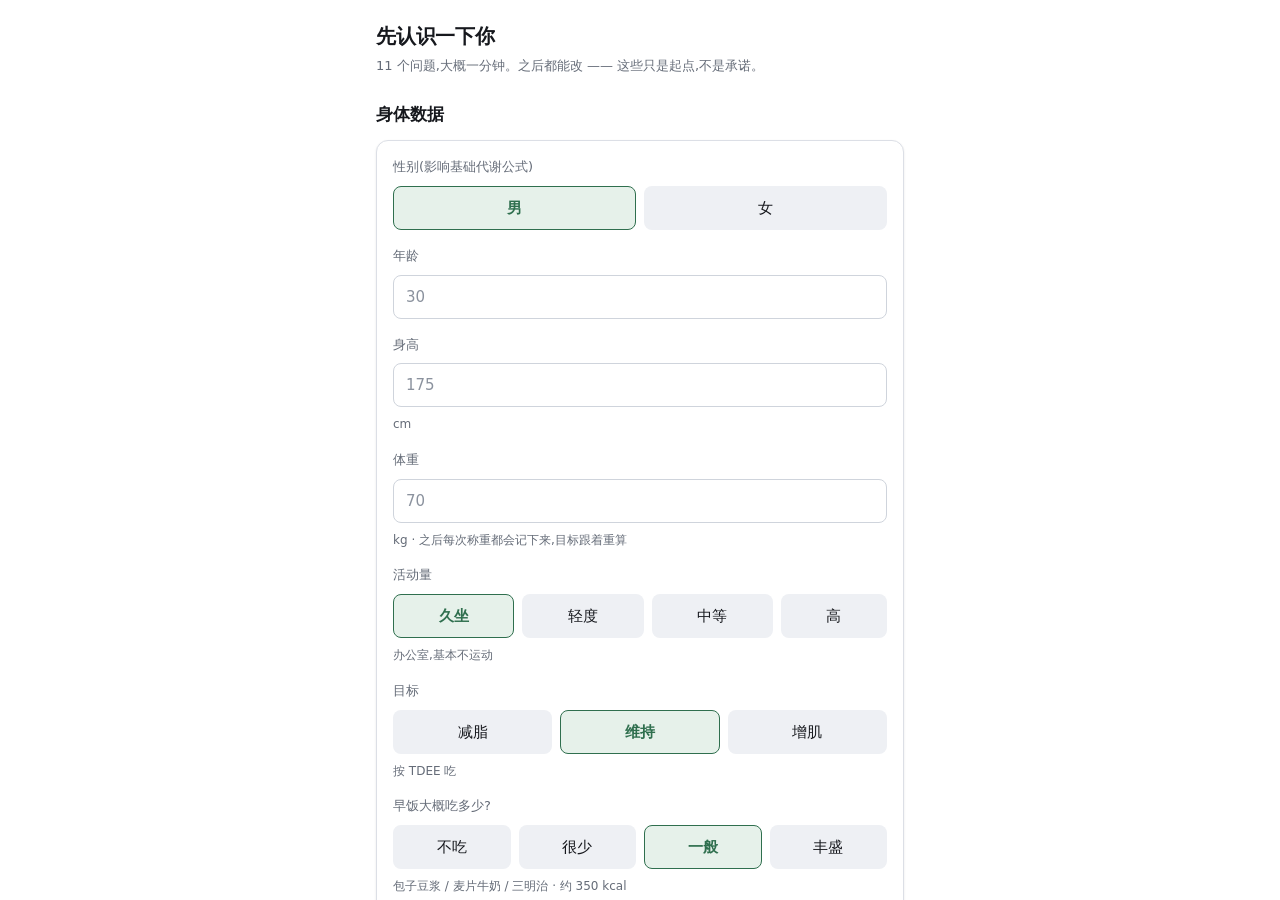
<file: index.html>
<!DOCTYPE html>
<html lang="zh-CN">
<head>
<meta charset="utf-8">
<meta name="viewport" content="width=device-width,initial-scale=1">
<title>一人食计划</title>
<!-- GitHub Pages 从仓库根发布,而 app 在 app/ 子目录里 ——
     这一页只做转发。用 <meta refresh> 而不是 JS:
     不依赖脚本,而且浏览器不留一条空历史(replace 语义靠 JS 那行补上)。 -->
<meta http-equiv="refresh" content="0; url=app/index.html">
<link rel="canonical" href="app/index.html">
<script>location.replace('app/index.html');</script>
</head>
<body>
<p style="font:16px/1.6 system-ui,sans-serif;padding:2em">
  正在打开 <a href="app/index.html">一人食计划</a>…
</p>
</body>
</html>
</file>
<file: app/style.css>
/* ============================================================
   设计令牌
   ============================================================
   ⚠️ 颜色只能引用 var(--x),组件里出现字面 #rrggbb 就是 bug
      (DESIGN.md 第九节点名的坑:深色模式第一天就得规划)。

   ⚠️ 间距同理,而且这条**是补出来的**:改版前全靠内联样式硬编码,
      6 个 ui 文件 ~150 处,用了 17 种不同的值 ——
      1 2 3 4 5 6 7 8 9 10 11 12 14 16 26px。
      「有的间隔有问题」不是某一处坏了,是**根本没有间距系统**:
      同样是「标题和正文之间」,这儿 6px 那儿 8px 再那儿 10px,
      眼睛看得出来但说不上哪儿不对 —— 这正是最难查的一类不一致。
      现在统一到 4px 网格,只有 6 档;不够用时该反思层级,而不是加档。 */
:root {
  /* 间距 —— 4px 网格 */
  --s1: 4px;    /* 贴着的两样东西:徽章和文字 */
  --s2: 8px;    /* 同一组内部:标签和输入框 */
  --s3: 12px;   /* 卡片内部的段落之间 */
  --s4: 16px;   /* 卡片之间、页面内边距 */
  --s5: 24px;   /* 分区之间 */
  --s6: 32px;   /* 大分区 */

  /* 字号 —— 每档差 2-3px,再密就分不出层级了 */
  --t-xs:   12px;   /* 补充说明 */
  --t-sm:   13px;   /* 次要信息 */
  --t-base: 15px;   /* 正文 */
  --t-md:   17px;   /* 小标题 */
  --t-lg:   20px;   /* 页面标题 */
  --t-xl:   26px;   /* 数字 —— 一眼要看到的那种 */

  /* 圆角 */
  --r-sm:   8px;
  --r-md:   12px;
  --r-lg:   18px;
  --r-full: 999px;

  /* 最小可点区域。⚠️ 44px 不是审美是**可用性下限** ——
     改版前 .chips 只有 33px 高,手机上一按一个不准。 */
  --tap: 44px;

  /* ⚠️ **页面底色 = 卡片底色。** flex 链条接不上时的兜底:
     有些页面末尾是按钮或提示文字，拉伸它们会拉出巨高的按钮，
     那种页面下面仍会露出容器背景 —— 同色就看不出来。 */
  --bg:        #ffffff;
  --surface:   #ffffff;
  --surface-2: #eef0f4;
  --surface-3: #e4e7ec;
  --border:    #dcdfe6;
  --border-2:  #cfd4dc;
  --text:      #16181d;
  --text-dim:  #656c78;
  --text-dim2: #8b929e;
  --accent:    #2f6f4e;      /* 主色:偏冷的绿,食物类应用不用高饱和 */
  --accent-2:  #245b3f;
  --accent-dim:#e6f1ea;
  --warn:      #a25a09;
  --warn-dim:  #fdf3e3;
  --danger:    #b42318;
  --danger-dim:#fdeceb;
  --on-accent: #ffffff;      /* 主色上的文字 —— 深色模式要跟着翻 */

  /* 阴影两档:平时几乎看不见,浮起来的才明显 */
  --shadow:   0 1px 2px rgba(16,24,40,.04), 0 1px 3px rgba(16,24,40,.06);
  --shadow-2: 0 4px 6px -2px rgba(16,24,40,.03), 0 12px 16px -4px rgba(16,24,40,.08);

  --ease: cubic-bezier(.2, .8, .3, 1);
}

@media (prefers-color-scheme: dark) {
  :root {
    --bg:        #1c1f25;
    --surface:   #1c1f25;
    --surface-2: #262a31;
    --surface-3: #31363f;
    --border:    #333942;
    --border-2:  #3d434d;
    --text:      #e9ebef;
    --text-dim:  #9aa1ac;
    --text-dim2: #757c88;
    --accent:    #6fc294;
    --accent-2:  #8ed4ac;
    --accent-dim:#1b2f25;
    --warn:      #e0a355;
    --warn-dim:  #2f2718;
    --danger:    #f07167;
    --danger-dim:#38201e;
    /* ⚠️ 深色模式下主色是浅绿,白字压上去几乎看不清 —— 得用深色文字。
       改版前这里写死 #fff,深色模式的主按钮一直是低对比度。 */
    --on-accent: #10231a;
    --shadow:    0 1px 2px rgba(0,0,0,.4);
    --shadow-2:  0 12px 24px rgba(0,0,0,.45);
  }
}

* { box-sizing: border-box; }

/* ============================================================
   根布局 —— **和原生 tab bar 一样的结构。**
   ============================================================

   ⚠️ 原来是 tab 栏 position:fixed 浮着，body 再 padding-bottom 给它让位，
      而「让多少」要同时知道:栏有多高、底部安全区多少、视口怎么算 ——
      四个数字分散在四处，对上其中两个是不够的。
      底部那片空白、切 tab 上下跳、安全区那条黑边，都是这几个数字之间的缝。

   ⚠️ 现在 tab 栏是 flex 的最后一个孩子，内容区 flex:1 吃掉剩下的。
      **没有一处需要知道栏有多高、安全区是多少。**

   ⚠️ **页面本身不滚，滚的是内容区。** 整页滚动时页面高度是 CSS 算出来的，
      算多一点浏览器就真给你多一点可滑空间（表现是「上下跳」）；
      内容区滚动则由内容决定，不满一屏就是不能滚。 */
html, body {
  height: 100%;
  overflow: hidden;
  overscroll-behavior: none;
}

body {
  margin: 0;
  background: var(--bg);
  color: var(--text);
  font: var(--t-base)/1.6 system-ui, -apple-system, "PingFang SC", "Microsoft YaHei", sans-serif;
  -webkit-text-size-adjust: 100%;
  -webkit-tap-highlight-color: transparent;
}

/* ⚠️ 100dvh 而不是 100vh —— 地址栏伸缩时 dvh 跟着变。
      写两遍是渐进增强。 */
#app {
  height: 100%;
  height: 100dvh;
  display: flex;
  flex-direction: column;
  overflow: hidden;
  /* 顶部和左右的安全区在这儿留；底部是 tab 栏自己的事。 */
  padding: env(safe-area-inset-top) env(safe-area-inset-right)
           0 env(safe-area-inset-left);
}

/* 内容区:吃掉 tab 栏以外的空间，自己滚。
   ⚠️ flex:1 **就是**「底部空白」的解 —— 永远填满剩余空间，不需要算。
   ⚠️ min-height:0 不能少 —— 没有它 flex 子项不会缩，内容长了顶破容器。 */
.page {
  flex: 1;
  min-height: 0;
  overflow-y: auto;
  overflow-x: hidden;
  -webkit-overflow-scrolling: touch;
  overscroll-behavior: contain;
}


/* ⚠️ **一处定义，别分两条写。** 属性虽然会合并，
   但下一次有人只改其中一条，另一条还在，排查起来要命。 */
.wrap {
  max-width: 560px;
  margin: 0 auto;
  padding: var(--s4);
}

/* ⚠️ **别把 .page 改成 display:flex。** 一改，.wrap 就成了 flex item，
   而 flex item 在交叉轴上有 auto margin（这里的 `margin: 0 auto`）时，
   stretch 会被禁用、宽度退回按内容算 —— 表现是整个页面突然变窄，
   有多少字占多宽。真出过这个事，排查了很久才定位到这一条规范。
   真要那么改的话，.wrap 得同时补上 width:100%。 */


h1 { font-size: var(--t-lg); font-weight: 650; margin: var(--s1) 0 var(--s1);
     letter-spacing: -.01em; }
h2 { font-size: var(--t-md); font-weight: 620; margin: var(--s5) 0 var(--s3);
     letter-spacing: -.005em; }
.sub { color: var(--text-dim); font-size: var(--t-sm); margin: 0 0 var(--s5); }

/* ---- 卡片 ---- */
.card {
  background: var(--surface);
  border: 1px solid var(--border);
  border-radius: var(--r-md);
  padding: var(--s4);
  margin-bottom: var(--s3);
  box-shadow: var(--shadow);
}
.card:last-child { margin-bottom: 0; }

/* 可点的卡片要有反馈,否则看不出哪些能点 */
.card.tappable { cursor: pointer;
                 transition: border-color .15s var(--ease),
                             box-shadow .15s var(--ease),
                             transform .1s var(--ease); }
.card.tappable:hover  { border-color: var(--border-2); box-shadow: var(--shadow-2); }
.card.tappable:active { transform: scale(.994); }

.row { margin-bottom: var(--s4); }
.row:last-child { margin-bottom: 0; }

label.lab { display: block; font-size: var(--t-sm); color: var(--text-dim);
            margin-bottom: var(--s2); font-weight: 500; }

/* ---- 输入 ---- */
input[type=number], input[type=text], input[type=date], select {
  width: 100%; min-height: var(--tap); padding: var(--s2) var(--s3);
  background: var(--surface); color: var(--text);
  border: 1px solid var(--border-2); border-radius: var(--r-sm);
  font: inherit; font-size: var(--t-base);
  transition: border-color .15s var(--ease), box-shadow .15s var(--ease);
}
input::placeholder { color: var(--text-dim2); }
input:focus, select:focus {
  outline: none; border-color: var(--accent);
  box-shadow: 0 0 0 3px var(--accent-dim);
}

/* ---- 分段选择器 ---- */
.seg { display: flex; gap: var(--s2); flex-wrap: wrap; }
.seg button {
  flex: 1 1 auto; min-width: 64px; min-height: var(--tap); padding: var(--s2) var(--s3);
  background: var(--surface-2); color: var(--text);
  border: 1px solid transparent; border-radius: var(--r-sm);
  font: inherit; cursor: pointer;
  transition: background .15s var(--ease), color .15s var(--ease),
              border-color .15s var(--ease), transform .1s var(--ease);
}
.seg button:hover  { background: var(--surface-3); }
.seg button:active { transform: scale(.97); }
.seg button[aria-pressed="true"] {
  background: var(--accent-dim); border-color: var(--accent); color: var(--accent);
  font-weight: 600;
}

/* ---- 标签片(可点) ---- */
.chips { display: flex; gap: var(--s2); flex-wrap: wrap; }
.chips button {
  /* ⚠️ 高度靠 min-height 保证 44px,不靠 padding 撑 ——
     padding 撑出来的高度会随字号变,改一次字号就又不够点了。 */
  display: inline-flex; align-items: center;
  min-height: var(--tap); padding: 0 var(--s3);
  border-radius: var(--r-full);
  background: var(--surface-2); color: var(--text-dim);
  border: 1px solid transparent; font: inherit; font-size: var(--t-sm);
  cursor: pointer;
  transition: background .15s var(--ease), color .15s var(--ease),
              border-color .15s var(--ease), transform .1s var(--ease);
}
.chips button:hover  { background: var(--surface-3); color: var(--text); }
.chips button:active { transform: scale(.96); }
.chips button[aria-pressed="true"] {
  background: var(--accent-dim); border-color: var(--accent);
  color: var(--accent); font-weight: 600;
}

/* 纯展示的小标签(食材、属性)—— 不可点,所以不受 44px 约束 */
.tag {
  display: inline-flex; align-items: center; gap: var(--s1);
  padding: 3px var(--s2); border-radius: var(--r-full);
  background: var(--surface-2); color: var(--text-dim);
  font-size: var(--t-xs); line-height: 1.5; white-space: nowrap;
}
.tag.strong { background: var(--accent-dim); color: var(--accent); font-weight: 600; }
.tag.warn   { background: var(--warn-dim);   color: var(--warn); }

/* ---- 按钮 ---- */
.btn {
  display: flex; align-items: center; justify-content: center;
  width: 100%; min-height: 48px; padding: var(--s3) var(--s4);
  background: var(--accent); color: var(--on-accent);
  border: 1px solid transparent; border-radius: var(--r-md);
  font: inherit; font-size: var(--t-md); font-weight: 600; cursor: pointer;
  transition: background .15s var(--ease), transform .1s var(--ease),
              box-shadow .15s var(--ease);
}
.btn:hover:not(:disabled)  { background: var(--accent-2); }
.btn:active:not(:disabled) { transform: scale(.985); }
.btn:disabled { opacity: .4; cursor: not-allowed; }
.btn.ghost {
  background: var(--surface); color: var(--text); border-color: var(--border-2);
}
.btn.ghost:hover:not(:disabled) { background: var(--surface-2); }
.btn.danger { background: var(--danger); color: #fff; }
.btn.sm { min-height: var(--tap); font-size: var(--t-base); }

/* 三级操作:取消 / 删除 / 重新生成 这类。
   ⚠️ 之前这一级是每处自己写一串内联样式(background:none;border:0;
      text-decoration:underline;…),等于第四种按钮风格,而且各写各的。
      一屏里同时出现「绿实心 / 白描边 / 红下划线」三种权重才叫层级;
      三个都做成整宽大按钮堆着,等于没有层级 —— 你不知道该点哪个。 */
.link { background: none; border: 0; padding: var(--s2) var(--s3);
        font: inherit; font-size: var(--t-xs); cursor: pointer;
        color: var(--text-dim); text-decoration: underline;
        text-underline-offset: 2px; }
.link:hover  { color: var(--text); }
.link.danger { color: var(--danger); }

/* 并排按钮 —— 改版前每处自己写 display:flex;gap:8px */
.btn-row { display: flex; gap: var(--s2); }
.btn-row .btn { width: auto; flex: 1; }

/* ---- 弹层 ----
   替掉 prompt / confirm / alert:系统弹窗不认 --bg,深色模式下白花花一片,
   而且各平台各长各的样。手机上从底部升起(拇指够得着),宽屏居中。 */
.modal-mask {
  position: fixed; inset: 0; z-index: 100;
  background: rgba(9, 12, 18, .45);
  display: flex; align-items: flex-end; justify-content: center;
  animation: modal-fade .16s var(--ease);
  backdrop-filter: blur(2px);
}
/* ⚠️ pointer-events:none 不能少。淡出这 140ms 里它**还在 DOM 里**,
   不挡掉的话正在消失的那一层会把你紧接着的那一下点击吃掉 ——
   表现成「点了没反应」,而且只在手快的时候出现,最难查的那种。 */
.modal-mask.closing { animation: modal-fade .14s var(--ease) reverse; pointer-events: none; }
@keyframes modal-fade { from { opacity: 0 } to { opacity: 1 } }

.modal-sheet {
  width: 100%; max-width: 460px;
  background: var(--surface); color: var(--text);
  border-radius: var(--r-lg) var(--r-lg) 0 0;
  padding: var(--s5) var(--s4) calc(var(--s4) + env(safe-area-inset-bottom));
  box-shadow: 0 -8px 32px rgba(9, 12, 18, .22);
  max-height: 86vh; overflow-y: auto;
  animation: modal-rise .22s var(--ease);
}
@keyframes modal-rise { from { transform: translateY(16px) } to { transform: none } }
.modal-mask.closing .modal-sheet { animation: none; }

/* 手机上从底部升起时给个抓手,一眼看出是可以关掉的一层 */
.modal-sheet::before {
  content: ''; display: block; width: 36px; height: 4px;
  margin: calc(var(--s2) * -1) auto var(--s4);
  border-radius: var(--r-full); background: var(--border-2);
}

@media (min-width: 560px) {
  .modal-mask { align-items: center; }
  .modal-sheet { border-radius: var(--r-md); }
  .modal-sheet::before { display: none; }
}

.modal-title { font-size: var(--t-md); font-weight: 620; margin-bottom: var(--s1);
               letter-spacing: -.005em; }
.modal-hint  { font-size: var(--t-sm); color: var(--text-dim); margin-bottom: var(--s4);
               line-height: 1.55; white-space: pre-line; }   /* 多行说明按换行符断行 */

/* 选择题:一个动作一个按钮。改版前是 prompt 里让人输数字选菜单项。 */
.modal-opts { display: flex; flex-direction: column; gap: var(--s2); margin-top: var(--s1); }
.modal-opt {
  text-align: left; width: 100%; min-height: var(--tap); padding: var(--s3) var(--s4);
  background: var(--surface-2); color: var(--text);
  border: 1px solid transparent; border-radius: var(--r-sm);
  font: inherit; cursor: pointer;
  transition: background .15s var(--ease), border-color .15s var(--ease),
              transform .1s var(--ease);
}
.modal-opt:hover  { border-color: var(--accent); background: var(--accent-dim); }
.modal-opt:active { transform: scale(.985); }
.modal-opt.danger { color: var(--danger); }
.modal-opt.danger:hover { border-color: var(--danger); background: var(--danger-dim); }
.modal-opt-label { font-size: var(--t-base); font-weight: 500; }
.modal-opt-hint  { font-size: var(--t-xs); color: var(--text-dim); margin-top: 2px;
                   line-height: 1.5; }

.hint { font-size: var(--t-xs); color: var(--text-dim); margin-top: var(--s2);
        line-height: 1.55; }

.note { border-left: 3px solid var(--accent); background: var(--accent-dim);
        padding: var(--s3) var(--s4); border-radius: 0 var(--r-sm) var(--r-sm) 0;
        font-size: var(--t-sm); line-height: 1.6; }
.note.warn   { border-color: var(--warn);   background: var(--warn-dim);   color: var(--warn); }
.note.danger { border-color: var(--danger); background: var(--danger-dim); color: var(--danger); }

/* 可信度徽章 —— 数据准不准要一眼看见,这是这个库最需要暴露的东西 */
.conf { display: inline-block; padding: 1px var(--s1); border-radius: var(--s1);
        font-size: 11px; font-weight: 700; vertical-align: middle; }
.conf-A { background: var(--accent-dim); color: var(--accent); }
.conf-B { background: var(--surface-2);  color: var(--text-dim); }
.conf-C { background: var(--warn-dim);   color: var(--warn); }
.conf-U { background: var(--danger-dim); color: var(--danger); }

/* 状态徽章。
   ⚠️ 和 .conf 分开 —— .conf 说的是「这条数据准不准」(A/B/C/U),
      是这个库最需要暴露的东西。轮次状态(待采购 / 进行中 / 已完成)
      跟数据准不准毫无关系,原来却借用了 .conf-A/.conf-B ——
      于是「进行中」被渲染成一个「数据可信度 B 级」的徽章。
      同一个视觉符号表示两件无关的事,是这类组件最容易烂掉的方式。 */
.st { display: inline-block; padding: 2px var(--s2); border-radius: var(--r-full);
      font-size: var(--t-xs); font-weight: 600; line-height: 1.5;
      background: var(--surface-2); color: var(--text-dim); }
.st.live { background: var(--accent-dim); color: var(--accent); }
.st.done { background: var(--surface-2);  color: var(--text-dim2); }

/* ---- 底部标签栏 ---- */
/* tab 栏 —— **不再 fixed，它是 flex 的最后一个孩子。**
   于是它后面没有「别人的地盘」:padding-bottom 撑开的是它自己，
   安全区那一条自然被它的背景盖住。 */
.tabbar {
  flex: none;
  display: flex;
  border-top: 1px solid var(--border);
  padding-bottom: env(safe-area-inset-bottom);
  /* ⚠️ **底色必须和页面不同**，这是「大下巴」的真正解法。
     底下那块 env(safe-area-inset-bottom) 是 home 条 / 手势条的避让区，
     必须留 —— 不留按钮就被系统手势吃掉。原生 app 也留同样一块。
     区别只在于：原生 tab bar 有自己的底色，所以那块看着是**栏的一部分**；
     我们原来 --surface 和 --bg 是同一个值，它就看着是「页面下面空了一块」。
     上色之后 52px 按钮 + 34px 安全区 = 一条 86px 的栏，
     和 iOS 原生的 49+34 几乎一样，不再是无主的空白。 */
  background: var(--surface-2);
}
/* ⚠️ 不再做毛玻璃 —— 栏改成 flex 成员之后内容不会滑到它后面，
   半透明只会透出容器底色。 */
.tabbar button {
  flex: 1; min-height: 52px; padding: var(--s2) var(--s1);
  background: none; border: 0;
  color: var(--text-dim); font: inherit; font-size: 11px; cursor: pointer;
  transition: color .15s var(--ease);
}
.tabbar button:active { color: var(--text); }
.tabbar button[aria-current="page"] { color: var(--accent); font-weight: 600; }
.tabbar .ic { display: block; font-size: 19px; line-height: 1.35; }

.empty { text-align: center; color: var(--text-dim); padding: var(--s6) var(--s5); }


.empty .big { font-size: var(--t-xl); margin-bottom: var(--s2); opacity: .7; }

/* ---- 列表 ----
   ⚠️ 采购清单原来是**每样食材一张 .card** —— 8 样就是 8 个带边框和阴影的盒子,
      一屏 246 个节点。清单是清单,不是 8 张卡片:同一组东西应该在**一个**
      容器里用细线分隔,而不是每条都自带一副边框。
      站在货架前要的是「一眼扫完还剩什么」,不是欣赏 8 个圆角矩形。 */
.list { background: var(--surface); border: 1px solid var(--border);
        border-radius: var(--r-md); box-shadow: var(--shadow); }
/* ⚠️ 这里**不能用 overflow:hidden** 去裁圆角 —— 它会让内部的
   `position: sticky` 失效(吸顶的分组标题就不吸了)。
   改成给首尾两行各自加圆角。 */
.list > :first-child { border-top-left-radius: var(--r-md);
                       border-top-right-radius: var(--r-md); }
.list > :last-child  { border-bottom-left-radius: var(--r-md);
                       border-bottom-right-radius: var(--r-md); }
.list-row {
  display: flex; align-items: center; gap: var(--s3);
  width: 100%; min-height: 52px; padding: var(--s3) var(--s4);
  background: none; border: 0; border-top: 1px solid var(--border);
  color: var(--text); font: inherit; text-align: left; cursor: pointer;
  transition: background .12s var(--ease);
}
.list-row:first-child { border-top: 0; }
.list-row:hover  { background: var(--surface-2); }
.list-row:active { background: var(--surface-3); }
.list-row .body { flex: 1; min-width: 0; }
.list-row .ttl  { font-weight: 550; }
.list-row .sub2 { font-size: var(--t-xs); color: var(--text-dim); margin-top: 1px; }
/* 「买到了 / 做完了」—— 划掉、淡出,让路给还没做的 */
.list-row.done  { opacity: .45; }
.list-row.done .ttl { text-decoration: line-through; }

/* ⚠️ 「我有这样东西」**不能用 .done**。
   .done 是「划掉」的语义(半透明 + 删除线),而「柜子里有盐」是个
   **正面状态** —— 划掉它等于说「这条完事了,别看了」,正好反过来:
   有的那些才是你要一眼看到的,没有的才该退让。 */
.list-row.on .ttl { font-weight: 600; }
.list-row:not(.on) .ttl { color: var(--text-dim); }

/* 勾选框:视觉上是个框,但**整行**才是点击区 ——
   改版前只有 18px 的 ☐ 能点,手机上按不准(储物柜那次已经踩过一模一样的坑)。 */
.ck { flex: 0 0 auto; width: 22px; height: 22px; border-radius: 6px;
      border: 1.5px solid var(--border-2); display: flex; align-items: center;
      justify-content: center; font-size: 14px; color: transparent;
      transition: background .12s var(--ease), border-color .12s var(--ease); }
.list-row.done .ck, .list-row.on .ck { background: var(--accent);
                     border-color: var(--accent); color: var(--on-accent); }

/* 行尾的小动作(改规格之类)。⚠️ 不用 .btn ——
   一行一个实心按钮,8 行就是 8 个按钮在跟主操作(勾掉)抢注意力。 */
/* ⚠️ 行内次操作也得点得着。整行是 52px,竖着够了;横着只有两个字宽,
   所以给 min-width/min-height —— 「次要」是视觉上退让,不是让它变得难点。 */
.act { flex: 0 0 auto; min-height: 36px; min-width: 44px;
       display: inline-flex; align-items: center; justify-content: center;
       padding: var(--s1) var(--s2); border-radius: var(--r-sm);
       background: none; border: 1px solid var(--border); color: var(--text-dim);
       font: inherit; font-size: var(--t-xs); cursor: pointer;
       transition: border-color .12s var(--ease), color .12s var(--ease); }
.act:hover { border-color: var(--accent); color: var(--accent); }
.act.warn  { border-color: var(--warn); color: var(--warn); }

/* 分区标题吸顶。
   ⚠️ 手机上最难受的一件事:点开一个分区,内容比屏幕长十几倍,
      划到一半想收起来 —— 而那个开关早飞到屏幕外面去了,得一路划回顶上。
      实测最大的菜系分组 121 道菜 ≈ **16 屏**;做菜那屏四张菜卡 ≈ 10 屏。
      标题吸在顶上,划到哪儿都能收,也随时知道自己在哪一段里。
   ⚠️ top 不是 0:标题栏本身有 1px 边框,贴死了会露出下面内容的一条边。 */
.sticky { position: sticky; top: -1px; z-index: 5;
          background: var(--surface); }
/* 吸住之后给一道分隔线,否则它和下面的内容糊在一起看不出层次 */
.sticky.stuck, .list-row.sticky { box-shadow: 0 1px 0 var(--border); }

/* 进度条 —— 「还有 8 样没勾」这种话应该看得见,不是读出来的 */
.prog { height: 4px; border-radius: var(--r-full); background: var(--surface-3);
        overflow: hidden; }
.prog > i { display: block; height: 100%; background: var(--accent);
            transition: width .3s var(--ease); }

/* ---- 间距工具类 ---- */
   ⚠️ 加这几个是为了**让内联样式有地方可去**。改版前 ~150 处内联
      margin/padding 各写各的,新代码只要抄一眼旁边就继续歪下去。
      有了这几个类,「上面留一档」写 .mt-3,而不是随手来个 10px。 */
.mt-1 { margin-top: var(--s1) } .mt-2 { margin-top: var(--s2) }
.mt-3 { margin-top: var(--s3) } .mt-4 { margin-top: var(--s4) }
.mt-5 { margin-top: var(--s5) }
.mb-1 { margin-bottom: var(--s1) } .mb-2 { margin-bottom: var(--s2) }
.mb-3 { margin-bottom: var(--s3) } .mb-4 { margin-bottom: var(--s4) }
.flex      { display: flex; gap: var(--s2) }
.flex-wrap { display: flex; gap: var(--s2); flex-wrap: wrap }
.between   { display: flex; gap: var(--s2); align-items: center;
             justify-content: space-between }
.dim  { color: var(--text-dim) }
.xs   { font-size: var(--t-xs) }
.sm-t { font-size: var(--t-sm) }
.num  { font-size: var(--t-xl); font-weight: 650; letter-spacing: -.02em;
        font-variant-numeric: tabular-nums; }
</file>
